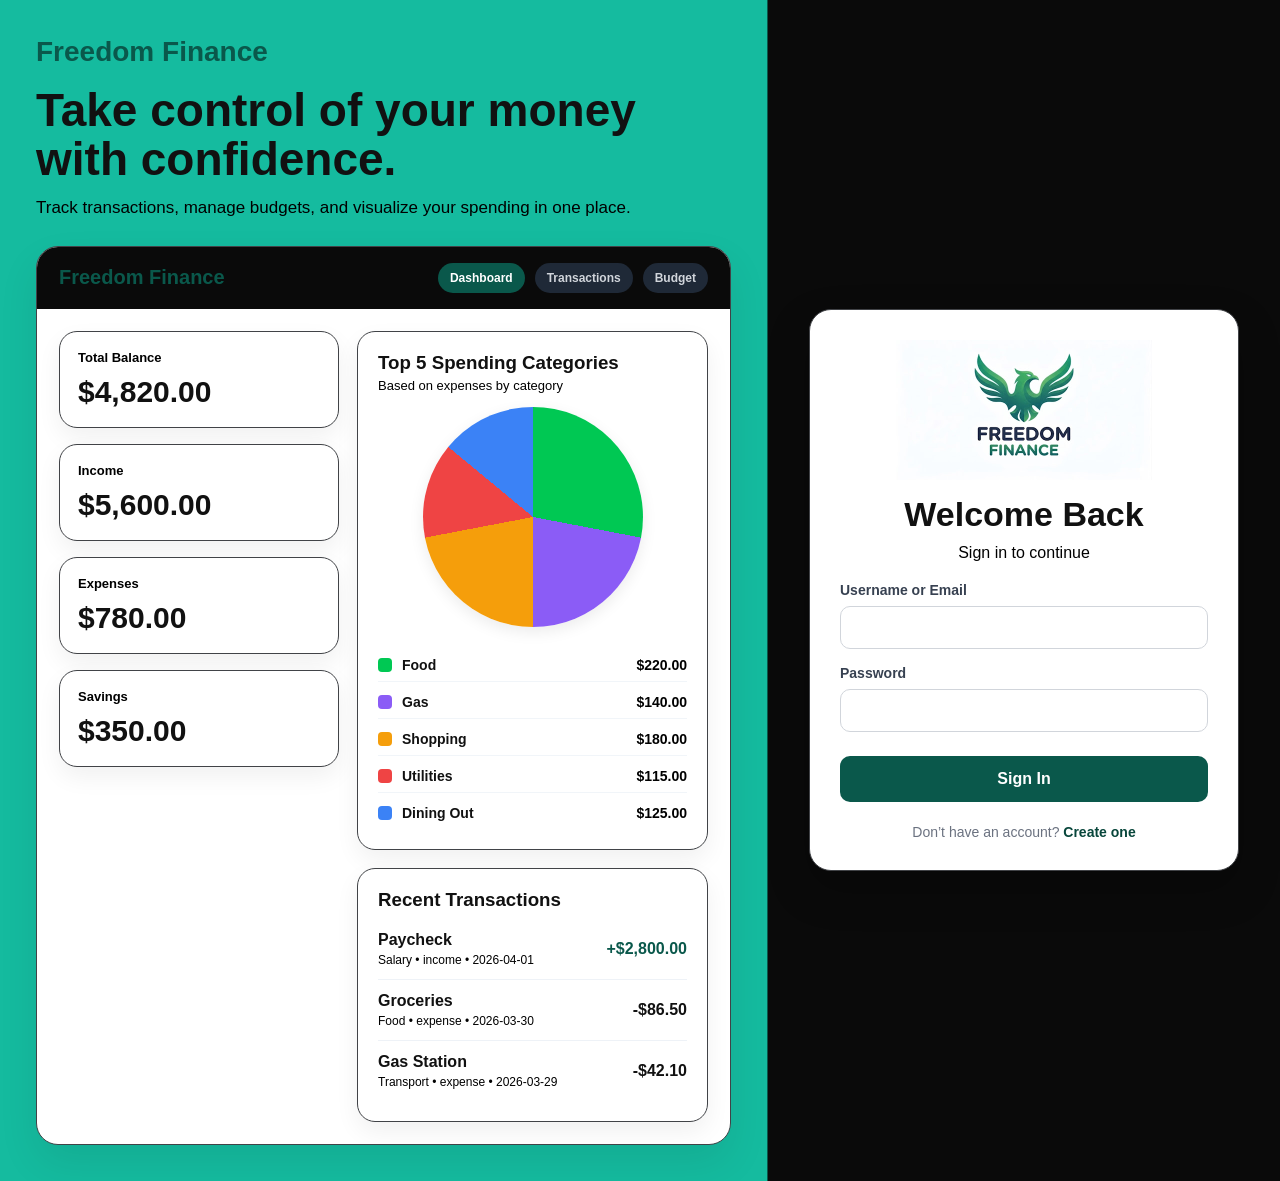
<file: index.html>
<!DOCTYPE html>
<html lang="en">
<head>
  <meta charset="utf-8" />
  <meta name="viewport" content="width=device-width, initial-scale=1" />
  <title>Freedom Finance</title>
  <link rel="stylesheet" href="style.css" />
</head>

<body>
  <section id="authPage" class="auth-page">
    
    <!-- LEFT PREVIEW -->
    <div class="auth-preview">
      <div class="auth-preview-inner">

        <div class="auth-brand">Freedom Finance</div>

        <h1 class="auth-heading">
          Take control of your money with confidence.
        </h1>

        <p class="auth-subheading">
          Track transactions, manage budgets, and visualize your spending in one place.
        </p>

        <!-- PREVIEW UI -->
        <div class="preview-shell">

          <div class="preview-topbar">
            <div class="preview-logo">Freedom Finance</div>
            <div class="preview-top-actions">
              <div class="preview-pill">Dashboard</div>
              <div class="preview-pill ghost">Transactions</div>
              <div class="preview-pill ghost">Budget</div>
            </div>
          </div>

          <div class="preview-grid">

            <!-- LEFT SUMMARY -->
            <div class="preview-summary-col">
              <div class="preview-card">
                <div class="preview-title">Total Balance</div>
                <div class="preview-value">$4,820.00</div>
              </div>

              <div class="preview-card">
                <div class="preview-title">Income</div>
                <div class="preview-value">$5,600.00</div>
              </div>

              <div class="preview-card">
                <div class="preview-title">Expenses</div>
                <div class="preview-value">$780.00</div>
              </div>

              <div class="preview-card">
                <div class="preview-title">Savings</div>
                <div class="preview-value">$350.00</div>
              </div>
            </div>

            <!-- RIGHT SIDE -->
            <div class="preview-main-col">

              <!-- PIE -->
              <div class="preview-card preview-big">
                <div class="preview-row-head">
                  <div>
                    <h3>Top 5 Spending Categories</h3>
                    <div class="preview-muted">Based on expenses by category</div>
                  </div>
                </div>

                <div class="preview-chart-wrap">
                  <div class="preview-pie-container">
                    <div class="preview-pie-chart"></div>

                    <div class="preview-pie-legend">
                      <div class="preview-legend-item">
                        <div class="preview-legend-left">
                          <div class="preview-legend-color c1"></div>
                          <div class="preview-legend-label">Food</div>
                        </div>
                        <div class="preview-legend-val">$220.00</div>
                      </div>

                      <div class="preview-legend-item">
                        <div class="preview-legend-left">
                          <div class="preview-legend-color c2"></div>
                          <div class="preview-legend-label">Gas</div>
                        </div>
                        <div class="preview-legend-val">$140.00</div>
                      </div>

                      <div class="preview-legend-item">
                        <div class="preview-legend-left">
                          <div class="preview-legend-color c3"></div>
                          <div class="preview-legend-label">Shopping</div>
                        </div>
                        <div class="preview-legend-val">$180.00</div>
                      </div>

                      <div class="preview-legend-item">
                        <div class="preview-legend-left">
                          <div class="preview-legend-color c4"></div>
                          <div class="preview-legend-label">Utilities</div>
                        </div>
                        <div class="preview-legend-val">$115.00</div>
                      </div>

                      <div class="preview-legend-item">
                        <div class="preview-legend-left">
                          <div class="preview-legend-color c5"></div>
                          <div class="preview-legend-label">Dining Out</div>
                        </div>
                        <div class="preview-legend-val">$125.00</div>
                      </div>
                    </div>
                  </div>
                </div>
              </div>

              <!-- RECENT TX -->
              <div class="preview-card preview-big">
                <div class="preview-row-head">
                  <h3>Recent Transactions</h3>
                </div>

                <div class="preview-tx-list">
                  <div class="preview-tx-item">
                    <div class="preview-tx-left">
                      <div class="preview-tx-title">Paycheck</div>
                      <div class="preview-tx-sub">Salary • income • 2026-04-01</div>
                    </div>
                    <div class="preview-tx-amt income">+$2,800.00</div>
                  </div>

                  <div class="preview-tx-item">
                    <div class="preview-tx-left">
                      <div class="preview-tx-title">Groceries</div>
                      <div class="preview-tx-sub">Food • expense • 2026-03-30</div>
                    </div>
                    <div class="preview-tx-amt expense">-$86.50</div>
                  </div>

                  <div class="preview-tx-item">
                    <div class="preview-tx-left">
                      <div class="preview-tx-title">Gas Station</div>
                      <div class="preview-tx-sub">Transport • expense • 2026-03-29</div>
                    </div>
                    <div class="preview-tx-amt expense">-$42.10</div>
                  </div>
                </div>
              </div>

            </div>
          </div>
        </div>

      </div>
    </div>

    <!-- RIGHT AUTH PANEL -->
    <div class="auth-panel">
      <div class="auth-card">

        <img src="logo.jpg" class="card-brand-logo" />

        <!-- LOGIN -->
        <div id="view-login" class="auth-view active">
          <h2 class="auth-card-title">Welcome Back</h2>
          <p class="auth-card-subtitle">Sign in to continue</p>

          <div class="form-group">
            <label>Username or Email</label>
            <input id="loginIdentifier" type="text" />
          </div>

          <div class="form-group">
            <label>Password</label>
            <input id="loginPassword" type="password" />
          </div>

          <div class="error" id="loginError"></div>

          <button class="auth-btn" onclick="handleLogin()">Sign In</button>

          <div class="switch-text">
            Don’t have an account?
            <button class="text-link inline" onclick="showAuthView('signup')">Create one</button>
          </div>
        </div>

        <!-- SIGNUP -->
        <div id="view-signup" class="auth-view">
          <h2 class="auth-card-title">Create Account</h2>

          <div class="form-group">
            <label>Username</label>
            <input id="signupUsername" />
          </div>

          <div class="form-group">
            <label>Email</label>
            <input id="signupEmail" type="email" />
          </div>

          <div class="form-group">
            <label>Password</label>
            <input id="signupPassword" type="password" />
          </div>

          <div class="form-group">
            <label>Confirm Password</label>
            <input id="signupConfirmPassword" type="password" />
          </div>

          <div class="error" id="signupError"></div>

          <button class="auth-btn" onclick="handleSignup()">Create Account</button>

          <div class="switch-text">
            Already have an account?
            <button class="text-link inline" onclick="showAuthView('login')">Sign in</button>
          </div>
        </div>

      </div>
    </div>

  </section>

  <script src="script.js"></script>
</body>
</html>
</file>
<file: style.css>
/* =========================
   ROOT VARIABLES
========================= */
:root {
  --bg: #15bb9f;
  --nav: #3ba08f;
  --green: #0a584b;
  --green-dark: #08463b;
  --green-soft: #9efdc6;
  --card: #fff;
  --border: #414347;
  --muted: #000000;
  --shadow: 0 10px 24px rgba(0,0,0,.06);
  --radius: 15px;
  --ink: #111;
  --warn: #f59e0b;
  --bad: #ef4444;
  --purple: #8b5cf6;
  --pink: #e58f9d;
  --good: #10b981;
}

/* =========================
   GLOBAL
========================= */
* {
  box-sizing: border-box;
}

body {
  margin: 0;
  font-family: Arial, sans-serif;
  background: var(--bg);
  color: var(--ink);
}

.hidden {
  display: none !important;
}

/* =========================
   AUTH PAGE
========================= */
.auth-page {
  min-height: 100vh;
  display: grid;
  grid-template-columns: 1.2fr .8fr;
  background: linear-gradient(135deg, var(--nav) 0%, var(--green) 100%);
}

.auth-preview {
  padding: 36px;
  background: var(--bg);
  border-right: 1px solid var(--green);
}

.auth-preview-inner {
  max-width: 980px;
  margin: 0 auto;
}

.auth-brand {
  color: var(--green);
  font-weight: bold;
  font-size: 28px;
  margin-bottom: 18px;
}

.auth-heading {
  margin: 0;
  font-size: 46px;
  line-height: 1.06;
  max-width: 640px;
}

.auth-subheading {
  margin: 14px 0 28px;
  color: var(--muted);
  font-size: 17px;
  max-width: 700px;
}

.main-brand-logo {
  height: 90px;
  margin-bottom: 20px;
  mix-blend-mode: multiply;
  object-fit: contain;
}

.card-brand-logo {
  height: 140px;
  margin: 0 auto 15px auto;
  display: block;
  mix-blend-mode: multiply;
  object-fit: contain;
}

/* =========================
   PREVIEW
========================= */
.preview-shell {
  background: #fff;
  border: 1px solid var(--border);
  border-radius: 22px;
  box-shadow: 0 18px 40px rgba(0,0,0,.08);
  overflow: hidden;
}

.preview-topbar {
  background: #0a0a0a;
  color: #fff;
  padding: 16px 22px;
  display: flex;
  justify-content: space-between;
  align-items: center;
  gap: 16px;
}

.preview-logo {
  color: var(--green);
  font-weight: bold;
  font-size: 20px;
}

.preview-top-actions {
  display: flex;
  gap: 10px;
  flex-wrap: wrap;
}

.preview-pill {
  padding: 8px 12px;
  border-radius: 999px;
  background: var(--green);
  color: #fff;
  font-size: 12px;
  font-weight: bold;
}

.preview-pill.ghost {
  background: #1f2937;
  color: #d1d5db;
}

.preview-grid {
  display: grid;
  grid-template-columns: 280px 1fr;
  gap: 18px;
  padding: 22px;
}

.preview-summary-col {
  display: flex;
  flex-direction: column;
  gap: 16px;
}

.preview-main-col {
  display: flex;
  flex-direction: column;
  gap: 18px;
}

.preview-card {
  background: #fff;
  border: 1px solid var(--border);
  border-radius: 18px;
  box-shadow: var(--shadow);
  padding: 18px;
}

.preview-big {
  padding: 20px;
}

.preview-title {
  color: var(--muted);
  font-weight: bold;
  font-size: 13px;
}

.preview-value {
  font-size: 30px;
  font-weight: bold;
  margin-top: 10px;
}

.preview-row-head {
  display: flex;
  justify-content: space-between;
  align-items: center;
  gap: 12px;
}

.preview-row-head h3 {
  margin: 0;
}

.preview-muted {
  color: var(--muted);
  font-size: 13px;
  margin-top: 4px;
}

.preview-chart-wrap {
  margin-top: 14px;
}

.preview-pie-container {
  display: flex;
  align-items: center;
  gap: 30px;
  margin-top: 6px;
  flex-wrap: wrap;
  justify-content: center;
}

.preview-pie-chart {
  width: 220px;
  height: 220px;
  border-radius: 50%;
  box-shadow: 0 5px 15px rgba(0,0,0,0.08);
  flex-shrink: 0;
  background: conic-gradient(
    #00c853 0% 28%,
    #8b5cf6 28% 50%,
    #f59e0b 50% 72%,
    #ef4444 72% 86%,
    #3b82f6 86% 100%
  );
}

.preview-pie-legend {
  display: flex;
  flex-direction: column;
  gap: 12px;
  flex: 1;
  min-width: 180px;
}

.preview-legend-item {
  display: flex;
  align-items: center;
  justify-content: space-between;
  font-size: 14px;
  font-weight: bold;
  padding-bottom: 8px;
  border-bottom: 1px solid #f1f5f9;
}

.preview-legend-item:last-child {
  border-bottom: none;
}

.preview-legend-left {
  display: flex;
  align-items: center;
  gap: 10px;
  overflow: hidden;
}

.preview-legend-color {
  width: 14px;
  height: 14px;
  border-radius: 4px;
  flex-shrink: 0;
}

.preview-legend-label {
  white-space: nowrap;
  overflow: hidden;
  text-overflow: ellipsis;
  color: var(--ink);
}

.preview-legend-val {
  color: var(--muted);
  font-size: 14px;
}

.preview-legend-color.c1 {
  background: #00c853;
}
.preview-legend-color.c2 {
  background: #8b5cf6;
}
.preview-legend-color.c3 {
  background: #f59e0b;
}
.preview-legend-color.c4 {
  background: #ef4444;
}
.preview-legend-color.c5 {
  background: #3b82f6;
}

.preview-tx-list {
  margin-top: 8px;
}

.preview-tx-item {
  display: flex;
  justify-content: space-between;
  align-items: center;
  gap: 12px;
  padding: 12px 0;
  border-bottom: 1px solid #eef2f7;
}

.preview-tx-item:last-child {
  border-bottom: none;
}

.preview-tx-left {
  display: flex;
  flex-direction: column;
  gap: 4px;
  min-width: 0;
}

.preview-tx-title {
  font-weight: bold;
}

.preview-tx-sub {
  color: var(--muted);
  font-size: 12px;
}

.preview-tx-amt {
  font-weight: bold;
  white-space: nowrap;
}

.preview-tx-amt.income {
  color: var(--green);
}
.preview-tx-amt.expense {
  color: var(--ink);
}

/* =========================
   AUTH CARD
========================= */
.auth-panel {
  background: #0a0a0a;
  display: flex;
  align-items: center;
  justify-content: center;
  padding: 32px;
}

.auth-card {
  width: min(430px, 100%);
  background: #fff;
  border: 1px solid var(--border);
  border-radius: 22px;
  box-shadow: 0 18px 40px rgba(0,0,0,.25);
  padding: 30px;
}

.auth-card-brand {
  color: var(--green);
  font-weight: bold;
  font-size: 22px;
  margin-bottom: 10px;
}

.auth-view {
  display: none;
}

.auth-view.active {
  display: block;
}

.auth-card-title {
  margin: 0;
  font-size: 34px;
  text-align: center;
}

.auth-card-subtitle {
  margin: 10px 0 20px;
  color: var(--muted);
  text-align: center;
}

.form-group {
  margin-bottom: 16px;
}

.auth-card label {
  display: block;
  font-weight: 600;
  margin-bottom: 8px;
  color: #374151;
  font-size: 14px;
}

.auth-card input {
  width: 100%;
  padding: 12px;
  border: 1px solid #d1d5db;
  border-radius: 10px;
  font-size: 15px;
  outline: none;
  transition: border-color .2s, box-shadow .2s;
}

.auth-card input:focus {
  border-color: var(--green);
  box-shadow: 0 0 0 3px rgba(0,200,83,.12);
}

.auth-links-row {
  display: flex;
  justify-content: flex-end;
  margin-bottom: 10px;
}

.text-link {
  background: none;
  border: none;
  color: var(--green-dark);
  cursor: pointer;
  font-weight: 600;
  font-size: 14px;
  padding: 0;
}

.text-link.inline {
  display: inline;
}

.auth-btn {
  width: 100%;
  background: var(--green);
  color: #fff;
  border: none;
  padding: 14px;
  border-radius: 10px;
  font-size: 16px;
  font-weight: bold;
  cursor: pointer;
  transition: opacity .2s, transform .1s;
  margin-top: 8px;
}

.auth-btn:hover {
  opacity: .94;
}

.auth-btn:active {
  transform: translateY(1px);
}

.switch-text {
  text-align: center;
  margin-top: 22px;
  font-size: 14px;
  color: #6b7280;
}

.auth-note {
  margin-top: 16px;
  color: var(--muted);
  font-size: 13px;
  text-align: center;
}

.success {
  display: none;
  margin-top: 10px;
  background: #ecfdf5;
  color: #065f46;
  border: 1px solid #a7f3d0;
  padding: 10px;
  border-radius: 10px;
  font-size: 13px;
}

/* =========================
   NAVIGATION
========================= */
.navbar {
  background: var(--nav);
  color: #fff;
  display: flex;
  align-items: center;
  justify-content: space-between;
  padding: 14px 30px;
  gap: 16px;
  position: sticky;
  top: 0;
  z-index: 50;
}

.nav-left {
  display: flex;
  align-items: center;
  gap: 26px;
  min-width: 0;
}

.logo {
  color: var(--green);
  font-weight: bold;
  font-size: 22px;
  white-space: nowrap;
}

.nav-links {
  display: flex;
  gap: 26px;
  flex-wrap: wrap;
}

.nav-links button {
  background: transparent;
  border: none;
  color: #000000;
  cursor: pointer;
  font-size: 16px;
  padding: 6px 0;
}

.nav-links button.active {
  color: #7c7c7c;
  font-weight: bold;
}

.right-nav {
  display: flex;
  align-items: center;
  gap: 12px;
}

.add-btn,
.logout-btn {
  background: var(--green);
  color: #fff;
  border: none;
  padding: 10px 16px;
  border-radius: 10px;
  cursor: pointer;
  font-weight: bold;
  white-space: nowrap;
}

.logout-btn {
  background: #374151;
}

.search {
  background: #1e2a3a;
  border: none;
  padding: 10px 12px;
  border-radius: 10px;
  color: #fff;
  width: 260px;
}

/* =========================
   PAGE LAYOUT
========================= */
.page {
  display: none;
  padding: 25px;
}

.page.active {
  display: block;
}

.card {
  background: var(--card);
  border: 1px solid var(--border);
  border-radius: var(--radius);
  box-shadow: var(--shadow);
}

.card-pad {
  padding: 20px;
}

.hint {
  margin-top: 10px;
  color: var(--muted);
  font-size: 12px;
}

/* =========================
   DASHBOARD
========================= */
.dash-grid {
  display: grid;
  grid-template-columns: 1fr 320px;
  gap: 20px;
  align-items: start;
}

.summary-card {
  padding: 20px;
  margin-bottom: 18px;
}

.summary-title {
  color: var(--muted);
  font-weight: bold;
  font-size: 13px;
}

.summary-value {
  font-size: 32px;
  font-weight: bold;
  margin-top: 10px;
}

.dash-main {
  display: grid;
  grid-template-columns: 1fr;
  gap: 20px;
}

.row-head {
  display: flex;
  justify-content: space-between;
  align-items: center;
  gap: 12px;
}

.row-head h3 {
  margin: 0;
}

.link-green {
  color: var(--green);
  font-weight: bold;
  cursor: pointer;
}

/* =========================
   PIE CHART
========================= */
.chart-wrap {
  margin-top: 14px;
}

.chart-empty {
  height: 260px;
  border: 1px dashed var(--border);
  border-radius: 14px;
  display: flex;
  align-items: center;
  justify-content: center;
  color: var(--muted);
  padding: 16px;
  text-align: center;
}

.pie-container {
  display: flex;
  align-items: center;
  gap: 30px;
  margin-top: 20px;
  flex-wrap: wrap;
  justify-content: center;
}

.pie-chart {
  width: 220px;
  height: 220px;
  border-radius: 50%;
  box-shadow: 0 5px 15px rgba(0,0,0,0.08);
  flex-shrink: 0;
  transition: background 0.4s ease-in-out;
}

.pie-legend {
  display: flex;
  flex-direction: column;
  gap: 12px;
  flex: 1;
  min-width: 180px;
}

.legend-item {
  display: flex;
  align-items: center;
  justify-content: space-between;
  font-size: 14px;
  font-weight: bold;
  padding-bottom: 8px;
  border-bottom: 1px solid #f1f5f9;
}

.legend-item:last-child {
  border-bottom: none;
}

.legend-left {
  display: flex;
  align-items: center;
  gap: 10px;
  overflow: hidden;
}

.legend-color {
  width: 14px;
  height: 14px;
  border-radius: 4px;
  flex-shrink: 0;
}

.legend-label {
  white-space: nowrap;
  overflow: hidden;
  text-overflow: ellipsis;
  color: var(--ink);
}

.legend-val {
  color: var(--muted);
  font-size: 14px;
}

/* =========================
   TRANSACTIONS LIST
========================= */
.tx-list {
  margin-top: 14px;
}

.tx-item {
  display: flex;
  justify-content: space-between;
  align-items: center;
  gap: 12px;
  padding: 12px 0;
  border-bottom: 1px solid #eef2f7;
}

.tx-left {
  display: flex;
  flex-direction: column;
  gap: 4px;
  min-width: 0;
}

.tx-title {
  font-weight: bold;
}

.tx-sub {
  color: var(--muted);
  font-size: 12px;
  display: flex;
  gap: 10px;
  flex-wrap: wrap;
  align-items: center;
}

.pill {
  display: inline-block;
  padding: 4px 10px;
  border-radius: 999px;
  font-size: 12px;
  background: #eef2f7;
  color: #334155;
}

.tx-right {
  display: flex;
  align-items: center;
  gap: 10px;
}

.tx-amt {
  font-weight: bold;
  white-space: nowrap;
}

.tx-amt.income,
.tx-amt.savings,
.tx-amt.investment {
  color: var(--green);
}

.tx-amt.expense {
  color: var(--ink);
}

.icon-btn {
  border: 1px solid var(--border);
  background: #fff;
  border-radius: 10px;
  padding: 8px 10px;
  cursor: pointer;
  font-weight: bold;
}

.icon-btn:hover {
  background: #f8fafc;
}

.danger {
  color: #b91c1c;
  border-color: #fecaca;
}

.danger:hover {
  background: #fff5f5;
}

/* =========================
   BUDGET
========================= */
.budget-header {
  display: flex;
  align-items: flex-start;
  justify-content: space-between;
  gap: 16px;
  margin-bottom: 20px;
}

.budget-title {
  margin: 0;
  color: #088171;
  font-size: 28px;
}

.new-budget-btn {
  background: #a786e0;
  color: #fff;
  padding: 10px 18px;
  border: none;
  border-radius: 10px;
  cursor: pointer;
  font-size: 16px;
  font-weight: bold;
  white-space: nowrap;
  box-shadow: var(--shadow);
}

/* Clear Budget Button */
.clear-budget-btn {
  background: var(--bad);
  color: #fff;
  padding: 10px 18px;
  border: none;
  border-radius: 10px;
  cursor: pointer;
  font-size: 16px;
  font-weight: bold;
  white-space: nowrap;
  box-shadow: var(--shadow);
  transition: opacity 0.2s;
}

.clear-budget-btn:hover {
  opacity: 0.85;
}

.budget-summary-row {
  display: grid;
  grid-template-columns: repeat(3, 1fr);
  gap: 16px;
  margin-bottom: 26px;
}

.budget-summary {
  border-radius: 16px;
  padding: 20px;
  color: #fff;
  box-shadow: var(--shadow);
  border: 1px solid rgba(255,255,255,.18);
}

.budget-summary.purple {
  background: var(--purple);
}
.budget-summary.pink {
  background: var(--pink);
}
.budget-summary.green {
  background: #4fd878;
}

.budget-summary .card-title {
  margin: 0;
  font-size: 14px;
  font-weight: bold;
  opacity: .95;
}

.budget-summary .big-number {
  font-size: 40px;
  font-weight: bold;
  margin: 10px 0 6px;
}

.budget-summary .small-text {
  margin: 0;
  font-size: 13px;
  opacity: .95;
}

.progress-bar-white {
  background: rgba(255,255,255,.35);
  height: 6px;
  border-radius: 999px;
  margin: 10px 0 6px;
  overflow: hidden;
}

.progress-bar-white .fill {
  background: #fff;
  height: 100%;
  width: 0%;
}

.section-title {
  margin: 0 0 14px 0;
  font-size: 18px;
  font-weight: bold;
  color: var(--ink);
}

.budget-grid {
  display: grid;
  grid-template-columns: repeat(3, 1fr);
  gap: 16px;
}

.budget-card {
  background: #fff;
  border: 1px solid var(--border);
  border-radius: 16px;
  padding: 20px;
  box-shadow: var(--shadow);
  position: relative;
}

.badge {
  display: inline-block;
  padding: 5px 10px;
  border-radius: 8px;
  font-size: 12px;
  color: #fff;
  font-weight: bold;
}

.badge.good {
  background: var(--good);
}
.badge.warn {
  background: var(--warn);
}
.badge.bad {
  background: var(--bad);
}

.category {
  margin: 10px 0 4px;
  font-size: 18px;
  font-weight: bold;
}

.money {
  margin: 0;
  font-size: 24px;
  font-weight: bold;
}

.money .gray {
  font-size: 14px;
  color: gray;
  font-weight: normal;
}

.bar-container {
  background: #eee;
  height: 10px;
  border-radius: 999px;
  margin: 14px 0 10px;
  overflow: hidden;
}

.bar-fill2 {
  height: 100%;
  border-radius: 999px;
  width: 0%;
  background: #3b82f6;
}

.details {
  margin: 0;
  font-size: 14px;
  color: #3b82f6;
}

.right {
  float: right;
  color: gray;
}

.red-text {
  color: red;
  font-weight: bold;
}

.budget-actions {
  position: absolute;
  top: 14px;
  right: 14px;
  display: flex;
  gap: 8px;
}

.mini-btn {
  border: 1px solid var(--border);
  background: #fff;
  border-radius: 10px;
  padding: 6px 8px;
  cursor: pointer;
  font-weight: bold;
  font-size: 12px;
}

.mini-btn:hover {
  background: #f8fafc;
}

/* =========================
   MODALS
========================= */
.modal {
  display: none;
  position: fixed;
  inset: 0;
  background: rgba(0,0,0,.5);
  align-items: center;
  justify-content: center;
  padding: 16px;
  z-index: 80;
}

.modal-content {
  background: #fff;
  padding: 18px;
  border-radius: 14px;
  width: min(460px, 100%);
  border: 1px solid var(--border);
  box-shadow: 0 18px 50px rgba(0,0,0,.25);
}

.modal-top {
  display: flex;
  justify-content: space-between;
  align-items: center;
  gap: 10px;
  margin-bottom: 10px;
}

.modal-top h3 {
  margin: 0;
}

.close-x {
  border: 1px solid var(--border);
  background: #fff;
  border-radius: 10px;
  padding: 6px 10px;
  cursor: pointer;
  font-weight: bold;
}

.close-x:hover {
  background: #f8fafc;
}

.modal label {
  display: block;
  font-size: 12px;
  color: var(--muted);
  font-weight: bold;
  margin: 10px 0 6px;
}

.modal input,
.modal select {
  width: 100%;
  padding: 10px;
  border: 1px solid var(--border);
  border-radius: 10px;
}

.grid2 {
  display: grid;
  grid-template-columns: 1fr 1fr;
  gap: 10px;
}

.actions {
  display: flex;
  justify-content: flex-end;
  gap: 10px;
  margin-top: 14px;
}

.btn {
  border: none;
  padding: 10px 12px;
  border-radius: 10px;
  cursor: pointer;
  font-weight: bold;
}

.btn.secondary {
  background: #eef2f7;
  color: #111;
  border: 1px solid var(--border);
}

.btn.primary {
  background: var(--green);
  color: #fff;
}

.error {
  display: none;
  margin-top: 10px;
  background: #fff1f2;
  color: #9f1239;
  border: 1px solid #fecdd3;
  padding: 10px;
  border-radius: 10px;
  font-size: 13px;
}

/* =========================
   RESPONSIVE
========================= */
@media (max-width: 1200px) {
  .auth-page {
    grid-template-columns: 1fr;
  }

  .auth-panel {
    padding-top: 0;
    background: #f3f8ec;
  }
}

@media (max-width: 980px) {
  .preview-grid {
    grid-template-columns: 1fr;
  }

  .preview-summary-col {
    display: grid;
    grid-template-columns: repeat(2, 1fr);
    gap: 16px;
  }

  .dash-grid {
    grid-template-columns: 1fr;
  }

  .budget-summary-row {
    grid-template-columns: 1fr;
  }

  .budget-grid {
    grid-template-columns: 1fr;
  }

  .search {
    width: 160px;
  }
}

@media (max-width: 760px) {
  .auth-preview {
    padding: 22px;
  }

  .auth-panel {
    padding: 22px;
  }

  .auth-heading {
    font-size: 34px;
  }

  .preview-summary-col {
    grid-template-columns: 1fr;
  }

  .preview-topbar {
    flex-direction: column;
    align-items: flex-start;
  }

  .nav-links {
    display: none;
  }

  .right-nav {
    flex-wrap: wrap;
  }
}

@media (max-width: 460px) {
  .grid2 {
    grid-template-columns: 1fr;
  }
}

/* =========================
   UTILITY CLASSES
========================= */
.m-0 {
  margin: 0;
}

.text-muted-sm {
  color: var(--muted);
  font-size: 13px;
  margin-top: 4px;
}

.text-muted-mt8 {
  color: var(--muted);
  margin: 8px 0 0;
}

/* =========================
   Spark CHATBOT
========================= */
#spark-fab {
  position: fixed;
  bottom: 24px;
  right: 24px;
  width: 60px;
  height: 60px;
  border-radius: 50%;
  background: var(--green);
  color: #fff;
  border: none;
  font-size: 24px;
  box-shadow: 0 8px 20px rgba(10, 88, 75, 0.4);
  cursor: pointer;
  z-index: 100;
  transition: transform 0.2s ease;
}

#spark-fab:hover {
  transform: scale(1.08);
}

#spark-chat-window {
  position: fixed;
  bottom: 96px;
  right: 24px;
  width: 350px;
  height: 500px;
  background: var(--card);
  border: 1px solid var(--border);
  border-radius: 16px;
  box-shadow: 0 15px 35px rgba(0,0,0,0.2);
  display: flex;
  flex-direction: column;
  z-index: 100;
  overflow: hidden;
}

#spark-chat-window.hidden {
  display: none !important;
}

.chat-header {
  background: var(--nav);
  color: #fff;
  padding: 16px;
  display: flex;
  justify-content: space-between;
  align-items: center;
  font-weight: bold;
  font-size: 16px;
}

.close-chat {
  background: transparent;
  border: none;
  color: #eef2f7;
  cursor: pointer;
  font-size: 16px;
}

.close-chat:hover {
  color: #fff;
}

.chat-body {
  flex: 1;
  padding: 16px;
  background: #f8fafc;
  overflow-y: auto;
  display: flex;
  flex-direction: column;
}

.chat-msg {
  margin-bottom: 12px;
  padding: 12px 16px;
  border-radius: 12px;
  font-size: 14px;
  line-height: 1.4;
  max-width: 85%;
  word-wrap: break-word;
}

.chat-msg.bot {
  background: #7bc59f;
  border: 1px solid #000000;
  color: var(--ink);
  align-self: flex-start;
  border-bottom-left-radius: 4px;
}

.chat-input {
  display: flex;
  padding: 14px;
  background: var(--green-soft);
  border-top: 1px solid #000000;
}

.chat-input input {
  flex: 1;
  padding: 12px;
  border: 1px solid #3f3f3f;
  border-radius: 8px;
  outline: none;
  font-size: 14px;
}

.chat-input input:focus {
  border-color: var(--green-soft);
}

.chat-input button {
  background: var(--green);
  color: #fff;
  border: none;
  padding: 0 16px;
  margin-left: 10px;
  border-radius: 8px;
  cursor: pointer;
  font-weight: bold;
}

.chat-input button:disabled {
  background: #cbd5e1;
  cursor: not-allowed;
}

/* =========================================
   ANIMATIONS
========================================= */
@keyframes fadeSlideUp {
  from { opacity: 0; transform: translateY(15px); }
  to { opacity: 1; transform: translateY(0); }
}

@keyframes fadeInScale {
  from { opacity: 0; transform: scale(0.95); }
  to { opacity: 1; transform: scale(1); }
}

@keyframes slideInMsg {
  from { opacity: 0; transform: translateY(10px) scale(0.98); }
  to { opacity: 1; transform: translateY(0) scale(1); }
}

/* Page & Modal Loading */
.page.active {
  animation: fadeSlideUp 0.4s cubic-bezier(0.16, 1, 0.3, 1) forwards;
}

.modal-content {
  animation: fadeInScale 0.3s cubic-bezier(0.16, 1, 0.3, 1) forwards;
}

/* Cards & Hover */
.card, .budget-card, .summary-card, .budget-summary {
  transition: transform 0.25s ease, box-shadow 0.25s ease;
}

.card:hover, .budget-card:hover, .summary-card:hover {
  transform: translateY(-4px);
  box-shadow: 0 14px 28px rgba(0,0,0,0.12);
}

/* Buttons */
button, .btn, .icon-btn, .mini-btn, .auth-btn, .add-btn, .new-budget-btn {
  transition: all 0.2s ease;
}

button:active, .btn:active, .icon-btn:active, .add-btn:active, .new-budget-btn:active {
  transform: scale(0.96);
}

/* Animated Budget Progress Bars */
.bar-fill2, .progress-bar-white .fill {
  transition: width 1.2s cubic-bezier(0.22, 1, 0.36, 1);
}

/* Spark AI Chatbot */
#spark-chat-window {
  transform-origin: bottom right;
}

#spark-chat-window:not(.hidden) {
  animation: fadeInScale 0.3s cubic-bezier(0.16, 1, 0.3, 1) forwards;
}

.chat-msg {
  animation: slideInMsg 0.3s ease forwards;
}

.tx-item {
  animation: fadeSlideUp 0.3s ease forwards;
  animation-fill-mode: both;
}

.tx-item:nth-child(1) { animation-delay: 0.05s; }
.tx-item:nth-child(2) { animation-delay: 0.1s; }
.tx-item:nth-child(3) { animation-delay: 0.15s; }
.tx-item:nth-child(4) { animation-delay: 0.2s; }
.tx-item:nth-child(5) { animation-delay: 0.25s; }

/* =========================
   REPORTS PAGE
========================= */
.reports-filter-card {
  margin-bottom: 20px;
}

.reports-filter-row {
  display: flex;
  gap: 14px;
  align-items: end;
  flex-wrap: wrap;
}

.reports-filter-group {
  min-width: 180px;
  flex: 1;
}

.reports-filter-group label {
  display: block;
  margin-bottom: 6px;
  font-size: 12px;
  color: var(--muted);
  font-weight: bold;
}

.reports-filter-group input {
  width: 100%;
  padding: 10px;
  border: 1px solid var(--border);
  border-radius: 10px;
}

.reports-filter-actions {
  display: flex;
  gap: 10px;
  flex-wrap: wrap;
}

.reports-summary-grid {
  display: grid;
  grid-template-columns: repeat(4, 1fr);
  gap: 16px;
  margin-bottom: 20px;
}

.reports-main-grid {
  display: grid;
  grid-template-columns: 1.4fr 0.9fr;
  gap: 20px;
  align-items: start;
}

.reports-left-col,
.reports-right-col {
  display: flex;
  flex-direction: column;
  gap: 20px;
}

.monthly-summary-grid {
  display: grid;
  gap: 14px;
  margin-top: 14px;
}

.month-card {
  background: #fff;
  border: 1px solid var(--border);
  border-radius: 16px;
  padding: 18px;
  box-shadow: var(--shadow);
}

.month-card-top {
  display: flex;
  justify-content: space-between;
  align-items: center;
  gap: 12px;
  margin-bottom: 12px;
}

.month-card-title {
  font-size: 18px;
  font-weight: bold;
}

.month-net {
  font-size: 14px;
  font-weight: bold;
}

.month-net.good {
  color: var(--good);
}

.month-net.bad {
  color: var(--bad);
}

.month-stats {
  display: grid;
  grid-template-columns: repeat(3, 1fr);
  gap: 12px;
}

.month-stat {
  background: #f8fafc;
  border-radius: 12px;
  padding: 14px;
  border: 1px solid #eef2f7;
}

.month-stat-label {
  font-size: 12px;
  color: var(--muted);
  font-weight: bold;
}

.month-stat-value {
  margin-top: 6px;
  font-size: 20px;
  font-weight: bold;
}

.report-bars-wrap {
  display: flex;
  flex-direction: column;
  gap: 14px;
  margin-top: 14px;
}

.report-bar-row {
  display: flex;
  flex-direction: column;
  gap: 8px;
}

.report-bar-top {
  display: flex;
  justify-content: space-between;
  align-items: center;
  gap: 12px;
  font-weight: bold;
  font-size: 14px;
}

.report-bar-track {
  width: 100%;
  height: 12px;
  background: #eef2f7;
  border-radius: 999px;
  overflow: hidden;
}

.report-bar-fill {
  height: 100%;
  border-radius: 999px;
  background: #3b82f6;
}

.report-insights-list,
.report-top-cats {
  display: flex;
  flex-direction: column;
  gap: 12px;
  margin-top: 14px;
}

.report-insight-card {
  border-left: 4px solid var(--green);
  background: #f8fafc;
  border-radius: 12px;
  padding: 14px;
}

.report-insight-card.warn {
  border-left-color: var(--warn);
}

.report-insight-card.bad {
  border-left-color: var(--bad);
}

.report-insight-title {
  font-weight: bold;
  margin-bottom: 6px;
}

.report-insight-text {
  font-size: 14px;
  color: #334155;
  line-height: 1.45;
}

.report-top-cat {
  display: flex;
  justify-content: space-between;
  align-items: center;
  gap: 12px;
  padding: 12px 14px;
  border: 1px solid var(--border);
  border-radius: 12px;
  background: #fff;
}

.report-top-cat-name {
  font-weight: bold;
}

.report-top-cat-value {
  font-weight: bold;
  color: var(--green);
}

.report-table-wrap {
  margin-top: 14px;
  overflow-x: auto;
}

.report-table {
  width: 100%;
  border-collapse: collapse;
}

.report-table th,
.report-table td {
  text-align: left;
  padding: 12px 10px;
  border-bottom: 1px solid #e5e7eb;
  font-size: 14px;
}

.report-table th {
  background: #f8fafc;
  font-weight: bold;
}

.report-empty {
  margin-top: 12px;
  border: 1px dashed var(--border);
  border-radius: 14px;
  padding: 20px;
  text-align: center;
  color: var(--muted);
}

@media (max-width: 1100px) {
  .reports-summary-grid {
    grid-template-columns: repeat(2, 1fr);
  }

  .reports-main-grid {
    grid-template-columns: 1fr;
  }
}

@media (max-width: 700px) {
  .reports-summary-grid {
    grid-template-columns: 1fr;
  }

  .month-stats {
    grid-template-columns: 1fr;
  }

  .reports-filter-row {
    flex-direction: column;
    align-items: stretch;
  }
}

/* =========================
   PDF EXPORT
========================= */
.report-print-header {
  display: none;
}

.no-print {
  /* utility class used for print hiding */
}

@media print {
  body {
    background: #fff !important;
  }

  .navbar,
  #spark-fab,
  #spark-chat-window,
  .modal,
  .no-print {
    display: none !important;
  }

  .page,
  .page.active {
    display: block !important;
    padding: 0 !important;
    animation: none !important;
  }

  #reportPrintArea {
    display: block !important;
  }

  .report-print-header {
    display: block;
    margin-bottom: 20px;
  }

  .report-print-header h1 {
    margin: 0 0 6px;
    font-size: 26px;
    color: #000;
  }

  .report-print-header p {
    margin: 0;
    font-size: 14px;
    color: #333;
  }

  .reports-main-grid {
    grid-template-columns: 1fr !important;
  }

  .reports-summary-grid {
    grid-template-columns: repeat(2, 1fr) !important;
  }

  .card,
  .summary-card,
  .month-card,
  .report-top-cat,
  .report-insight-card {
    box-shadow: none !important;
    break-inside: avoid;
    page-break-inside: avoid;
  }

  .report-table {
    font-size: 12px;
  }

  .report-table th,
  .report-table td {
    padding: 8px 6px;
  }
}
</file>
